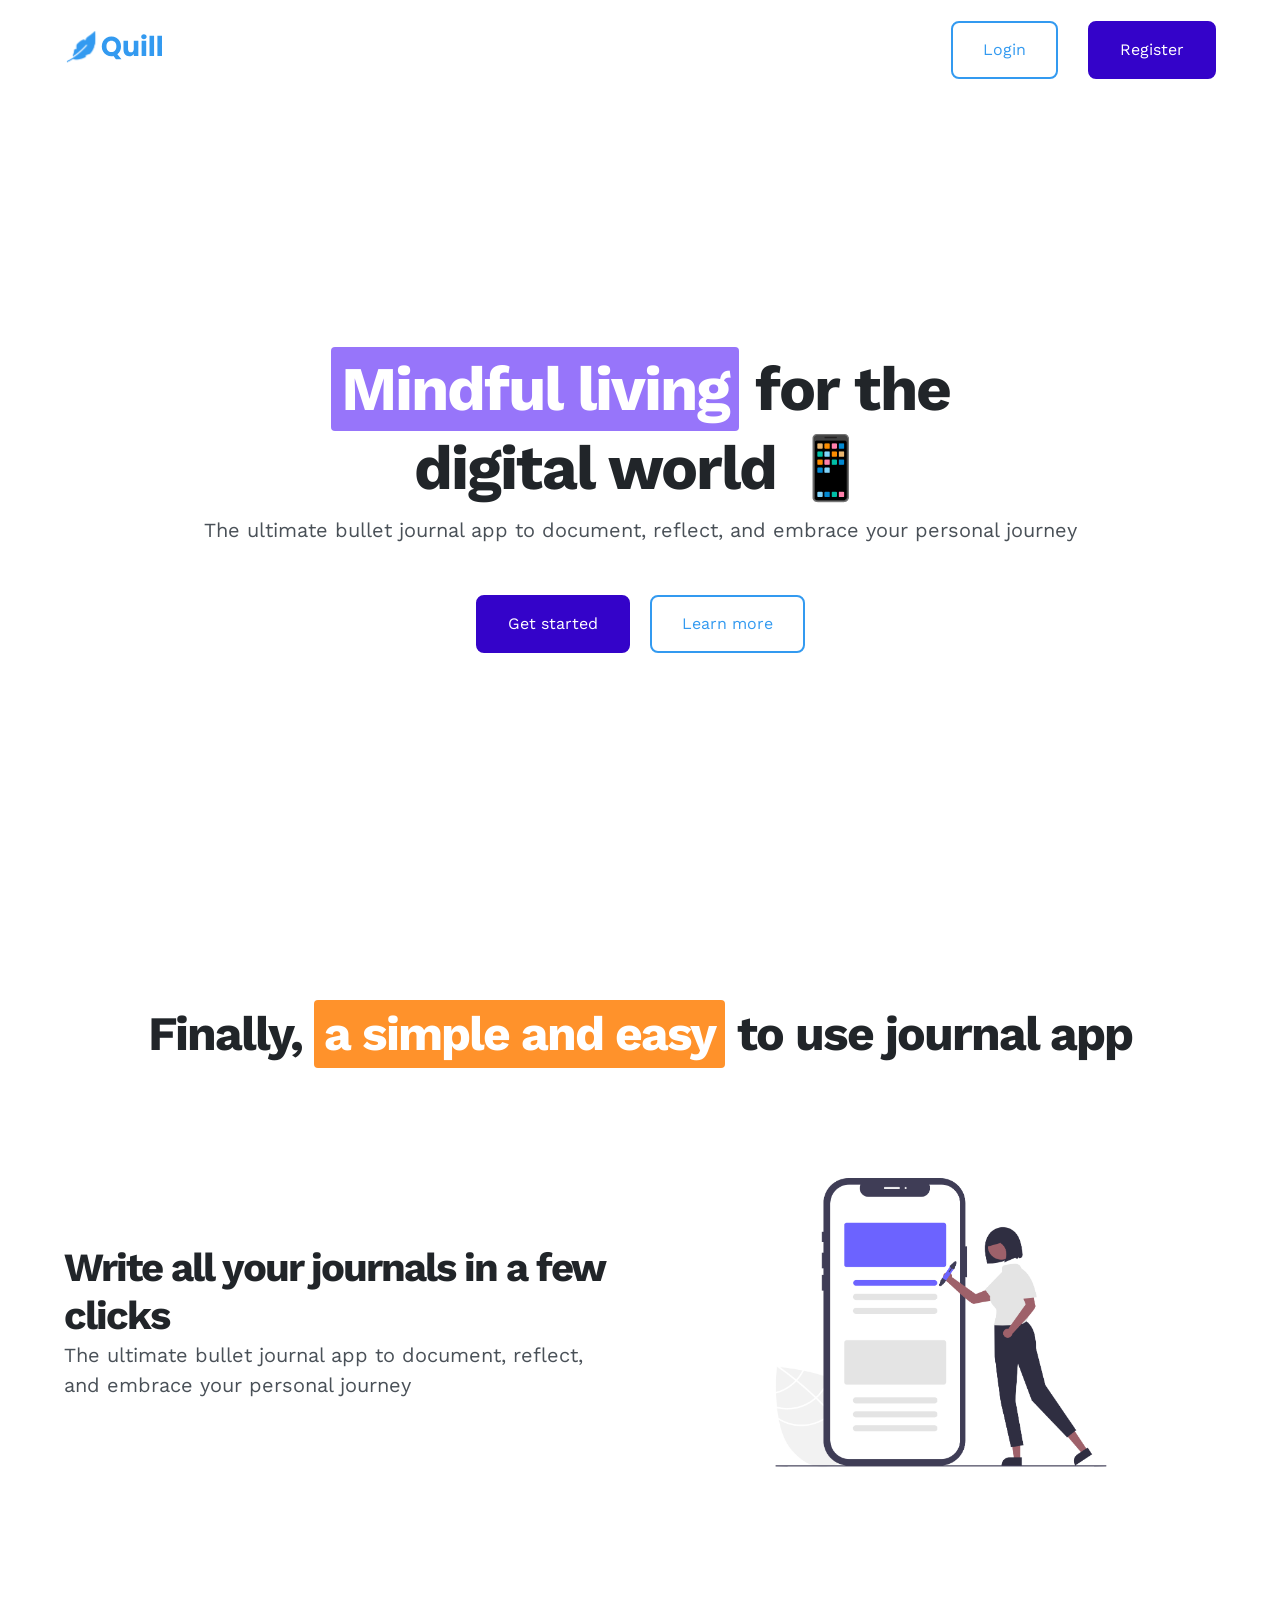
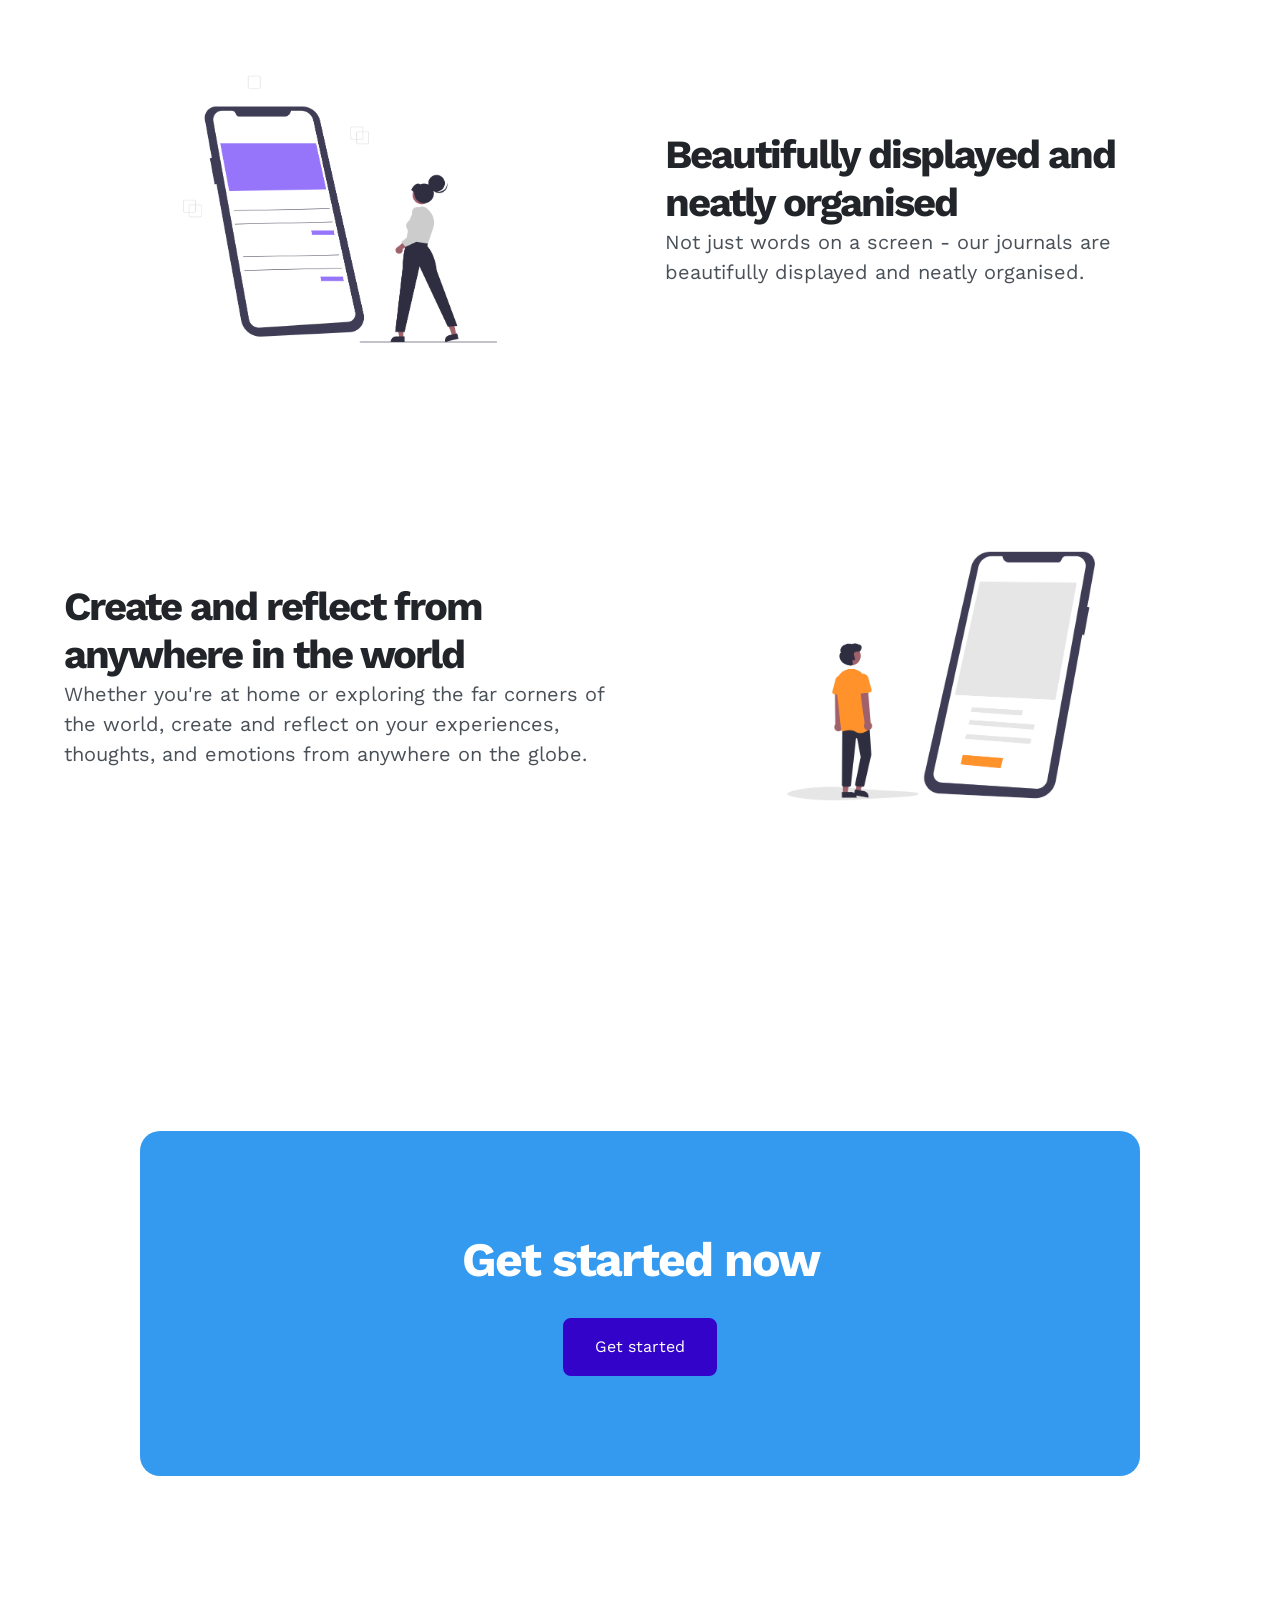
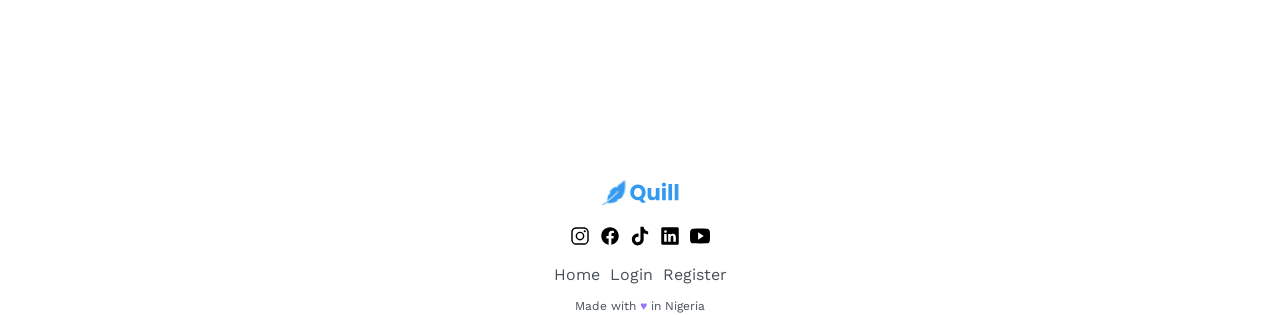
<file: index.html>
<!DOCTYPE html>
<html lang="en">
<head>
    <meta charset="UTF-8">
    <meta name="viewport" content="width=device-width, initial-scale=1.0">
    <link rel="preconnect" href="https://fonts.googleapis.com">
    <link rel="preconnect" href="https://fonts.gstatic.com" crossorigin>
    <link href="https://fonts.googleapis.com/css2?family=Inter:ital,opsz,wght@0,14..32,100..900;1,14..32,100..900&family=Momo+Signature&family=Stack+Sans+Headline:wght@200..700&family=Work+Sans:ital,wght@0,100..900;1,100..900&display=swap" rel="stylesheet">
    <link rel="stylesheet" href="styles.css">
    <link rel="stylesheet" href="queries.css">
    <title>Quill</title>
</head>
<body>
    <div class="container">
        <header>
            <!-- NAVIGATION -->
            <nav class="navbar">
                <a href="index.html"><img class="logo-md" src="images/quill.svg" alt="quill logo"></a>
                <ul class="nav-btn-container">
                    <li><a class="btn btn-primary-outline" href="./login.html" id="login-link">Login</a></li>
                    <li><a class="btn btn-secondary" href="register.html" id="register-link">Register</a></li>
                </ul>
            </nav>
            


            <!-- HERO SECTION -->
            <section class="hero-section">
                <h1 class="hero-heading" id="main-title"><span class="highlight highlight-secondary">Mindful living</span> for the <br class="hero-heading-break"> digital world 📱</h1>
                <p class="hero-paragraph">The ultimate bullet journal app to document, reflect, and embrace your personal journey</p>
                <ul class="hero-btn-container">
                    <li><a class="btn btn-secondary" href="register.html">Get started</a></li>
                    <li><a class="btn btn-primary-outline" href="#features">Learn more</a></li>
                </ul>
            </section>
        </header>
        
        <main>
            <!-- FEATURES SECTION -->
            <section class="feature-section">
                <h2 class="feature-main-heading" id="features">Finally, <span class="highlight highlight-tertiary">a simple and easy</span> to use journal app</h2>
                <div class="features-grid-container">
                    <div>
                        <h3 class="feature-headings">Write all your journals in a few clicks</h3>
                        <p>The ultimate bullet journal app to document, reflect, and embrace your personal journey</p>
                    </div>
                    <img class="feature-img" src="images/feature-1.png" alt="simple online journaling">
                    <div>
                        <h3 class="feature-headings">Beautifully displayed and neatly organised</h3>
                        <p>Not just words on a screen - our journals are beautifully displayed and neatly organised.</p>
                    </div>
                    <img class="feature-img feature-img-swap-order" src="images/features-2.png" alt="beautifully displayed journals">
                    <div>
                        <h3 class="feature-headings">Create and reflect from anywhere in the world</h3>
                        <p>Whether you're at home or exploring the far corners of the world, create and reflect on your experiences, thoughts, and emotions from anywhere on the globe.</p>
                    </div>
                    <img class="feature-img" src="images/features-3.png" alt="create journal anywhere">
                </div>
            </section>
            
            <!-- CTA SECTION -->
            <section class="cta-section">
                <div class="cta-card">
                    <h2 class="cta-heading">Get started now</h2>
                    <a class="btn btn-secondary" href="register.html">Get started</a>
                </div>
            </section>
        </main>

        <!-- FOOTER -->
        <footer class="footer">
            <a href="index.html"><img class="logo-sm" src="images/quill.svg" alt="quill logo"></a>
            <ul class="footer-btn-container">
                <li><a href="https://www.instagram.com/"><img class="social-icons" src="images/instagram.svg" alt="instagram logo"></a></li>
                <li><a href="https://www.facebook.com/"><img class="social-icons" src="images/facebook (1).svg" alt="facebook logo"></a></li>
                <li><a href="https://www.tiktok.com/"><img class="social-icons" src="images/tiktok.svg" alt="tiktok logo"></a></li>
                <li><a href="https://www.linkedin.com/"><img class="social-icons" src="images/linkedin.svg" alt="linkedin logo"></a></li>
                <li><a href="https://www.youtube.com/"><img class="social-icons" src="images/youtube.svg" alt="youtube logo"></a></li>
            </ul>
            <ul class="footer-anchor">
                <li><a href="index.html">Home</a></li>
                <li><a href="login.html">Login</a></li>
                <li><a href="register.html">Register</a></li>
            </ul>
            <p class="small-text">Made with <span class="footer-emoji">♥︎</span> in Nigeria</p> 
        </footer>
    </div>
    
    
</body>

</html>
</file>
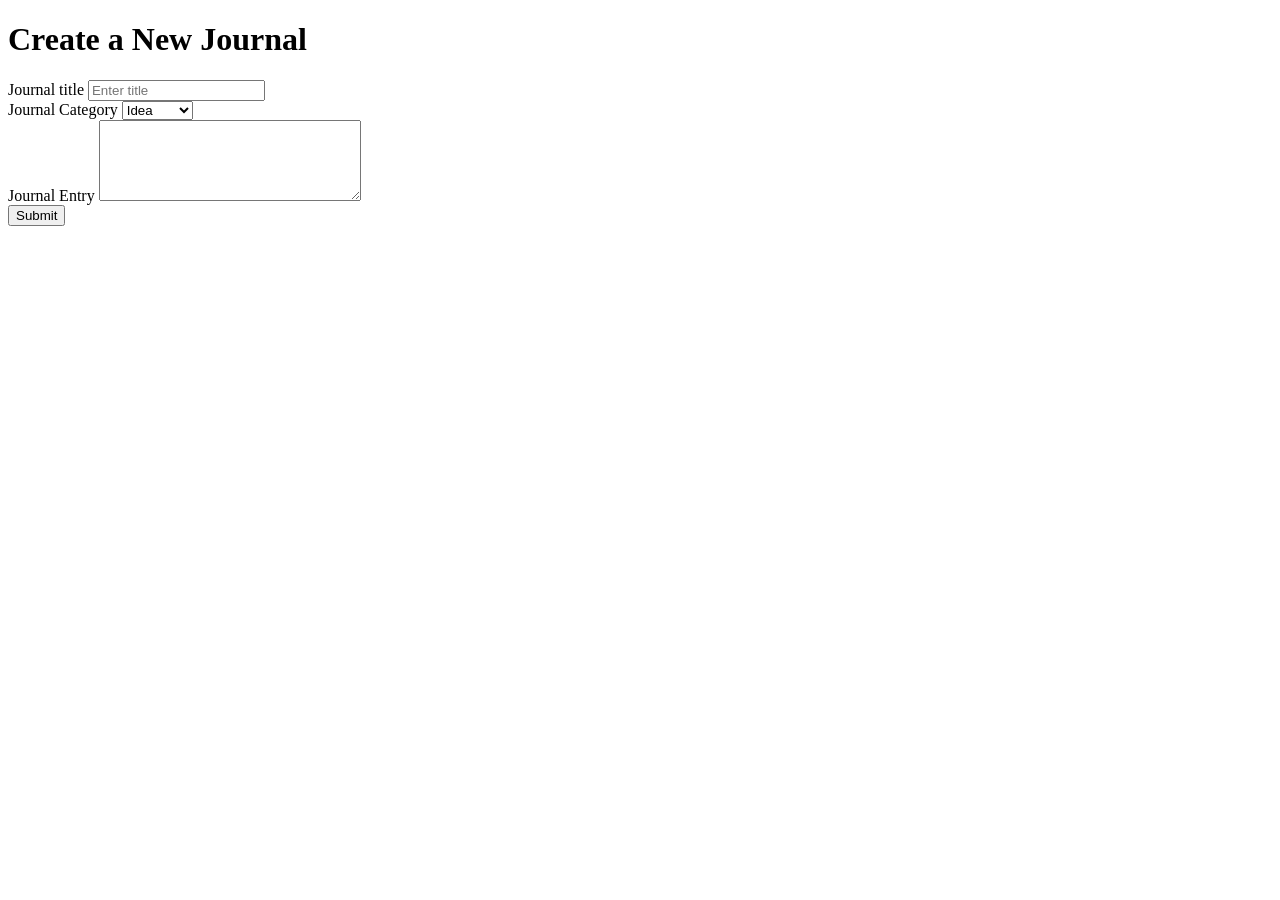
<file: create-journal.html>
<!DOCTYPE html>
<html lang="en">
<head>
    <meta charset="UTF-8">
    <meta name="viewport" content="width=device-width, initial-scale=1.0">
    <title>Create Journal</title>
</head>
<body>
    <h1>Create a New Journal</h1>
    <form action="/api/v1/journals" method="post">
        <label for="main-title">Journal title</label>
        <input id="main-title" type="text" name="title" placeholder="Enter title" minlength="3" required>

        <br>

        <label for="journal-category">Journal Category</label>
        <select id="journal-category" name="category" required>
            <option value="idea">Idea</option>
            <option value="note">Note</option>
            <option value="goal">Goal</option>
            <option value="habit">Habit</option>
            <option value="memory">Memory</option>
            <option value="mood">Mood</option>
            <option value="event">Event</option>
            <option value="task">Task</option>
        </select>
        
        <br>

        <label for="journal-entry">Journal Entry</label>
        <textarea id="journal-entry" name="entry" rows="5" cols="30" minlength="10" required></textarea>

        <br>

        <button type="submit">Submit</button>
    </form>
</body>
</html>
</file>
<file: styles.css>
/* --------------------------- GLOBAL STYLES ---------------------------*/
/* ------- FONTS SIZE ------- */
:root {
    --text-sm: 1.2rem;
    --text-base: 1.6rem;
    --text-paragraph: 2rem;
    --text-h5: 2.4rem;
    --text-h4: 3.2rem;
    --text-h3: 4rem;
    --text-h2: 4.8rem;
    --text-h1: 6.2rem;

    /* FONTS WEIGHT */
    --font-weight-normal: 400;
    --font-weight-bold: 700;

    /* LINE HEIGHT */
    --line-height-tight: 1.2;
    --line-height-normal: 1.5;

    /* LETTER SPACING */
    --letter-spacing-tight: -2px;

    /* FONT FAMILY */
    --font-family: "Work Sans", sans-serif;

    /* COLOURS */
    --primary-base: #339af0;
    --primary-tint: #d0ebff;
    --primary-shade: #1c7ed6;
    --secondary-base: #9775fa;
    --secondary-tint: #e5dbff;
    --secondary-shade: #7048e8;
    --tertiary-base: #ff922b;
    --tertiary-tint: #ffe8cc;
    --tertiary-shade: #f76707;
    --grey-base: #495057;
    --grey-tint: #f1f3f5;
    --grey-shade: #212529;
    --white: #ffffff;
    --black: #000000;

    /* MISCELLANEOUS */
    --nav-height: 100px;
}

* {
    box-sizing: border-box;
    margin: 0;
    padding: 0;
}

html {
    font-size: 62.5%;
}

body {
    font-family: var(--font-family);
    font-weight: var(--font-weight-normal);
    line-height: var(--line-height-normal);
    color: var(--grey-base);
}

.container {
    max-width: 1200px;
    width: 90%;
    margin: 0 auto;
}

h1, h2, h3, h4, h5 {
    font-weight: var(--font-weight-bold);
    line-height: var(--line-height-tight);
    letter-spacing: var(--letter-spacing-tight);
    color: var(--grey-shade);
}

h1 {
    font-size: var(--text-h1);
}

h2 {
    font-size: var(--text-h2);
}

h3 {
    font-size: var(--text-h3);
}

h4 {
    font-size: var(--text-h4);
}

h5 {
    font-size: var(--text-h5);
}

p { 
    font-size: var(--text-paragraph);
}

a {
    text-decoration: none;
    font-size: var(--text-base);
    display: inline-block;
}

a:link, a:visited, a:hover, a:active {
    color: var(--grey-base);
}

ul {
    list-style: none;
}

span {
    display: inline-block;
}

.small-text {
    font-size: var(--text-sm);
}


/* --------------------------- COMPONENTS ---------------------------*/

.btn {
    font-size: var(--text-base);
    text-decoration: none;
    padding: 1.5rem 3rem;
    border-radius: 8px;
}

.btn-primary:link, .btn-primary:visited {
    color: var(--white);
    background-color: var(--primary-base);
    border: 2px solid var(--primary-base);
}

.btn-primary-outline:link, .btn-primary-outline:visited {
    color: var(--primary-base);
    background-color: var(--white);
    border: 2px solid var(--primary-base);
}

.btn-primary-outline:hover, .btn-primary-outline:active {
    color: var(--primary-base);
    background-color: var(--white);
    border: 2px solid var(--primary-base);
}

.btn-secondary:link, .btn-primary:visited {
    color: var(--white);
    background-color: var(--secondary-base);
    border: 2px solid var(--secondary-base);
}

.btn-secondary:hover, .btn-primary:active {
    color: var(--white);
    background-color: var(--secondary-shade);
    border: 2px solid var(--secondary-shade);
}

.btn-primary:hover, .btn-primary:active {
    color: var(--white);
    background-color: var(--primary-base);
    border: 2px solid var(--primary-shade);
}

.btn-secondary:link, .btn-secondary:visited {
    color: #ffffff;
    background-color: #3403c9;
    border: 2px solid #3403c9
}

.btn-secondary:hover, .btn-secondary:active {
    color: #ffffff;
    background-color: #4322a7;
    border: 2px solid #4322a7;
}

.highlight {
    color: var(--white);
    padding: 0.5rem 1rem;
    border-radius: 4px;
}

.highlight-primary {
    background-color: var(--primary-base);
}

.highlight-secondary {
    background-color: var(--secondary-base);
}

.highlight-tertiary {
    background-color: var(--tertiary-base);
}

.logo-md {
    width: 100px;
}

.logo-sm {
    width: 80px;
}

/* --------------------------- SECTIONS ---------------------------*/


/* --------- NAVBAR --------- */

.navbar {
    height: var(--nav-height);
    display: flex;
    justify-content: space-between;
    align-items: center;
}

.nav-btn-container {
    display: flex;
    gap: 3rem;
}

/* --------- HERO SECTIONS --------- */

.hero-section {
    height: calc(100vh - var(--nav-height));
    min-height: 400px;
    margin-bottom: 10rem;
    display: flex;
    flex-direction: column;
    justify-content: center;
    align-items: center;
}

.hero-heading {
    margin-bottom: 1rem;
    text-align: center;
}

.hero-paragraph {
    margin-bottom: 5rem;
    text-align: center;
}

.hero-btn-container {
    display: flex;
    gap: 2rem;
}

/* --------- FEATURE SECTIONS --------- */

.feature-section {
    margin-bottom: 30rem;
}

.feature-main-heading {
    text-align: center;
    margin-bottom: 8rem;
}

.features-grid-container {
    display: grid;
    grid-template-columns: repeat(2, 1fr);
    row-gap: 15rem;
    column-gap: 5rem;
    justify-items: center;
    align-items: center;
}
.feature-img {
    max-width: 400px;
    width: 100%;
}

.feature-img-swap-order {
    grid-row: 2 / 3;
    grid-column: 1 / 2;
}

/* --------- CTA SECTIONS --------- */

.cta-section {
    margin-bottom: 30rem;
    display: flex;
    justify-content: center;
}

.cta-heading{
    margin-bottom: 3rem;
    color: var(--white);
}
.cta-card {
    text-align: center;
    background-color: var(--primary-base);
    max-width: 1000px;
    width: 100%;
    padding: 10rem 20rem;
    border-radius: 20px;
}
/* --------- FOOTER --------- */

.footer {
    align-items: center;
    display: flex;
    flex-direction: column;
    gap: 1rem;
}

.footer-btn-container {
    display: flex;
    gap: 1rem;
}

.footer-anchor {
    display: flex;
    gap: 1rem
}

.social-icons {
    width: 20px;
}

.footer-emoji {
    color: var(--secondary-base);
}
</file>
<file: queries.css>
/* LG - SMALL LAPTOPS: 1024px - 1280px */

@media (max-width: 72rem) {
    /* 1150px / 16px = 72rem */
    /* 72rem x 16px = 1152px */

    html {
        font-size: 56.25%;
        /* 9px / 16px = 56.25% */
    }

    .features-grid-container {
        column-gap: 2rem;
    }

    .cta-section {
        margin-bottom: 20rem;
    }
}

/* MD - TABLETS: 768px - 1024px */

@media (max-width: 51rem) {
    /* 815px / 16px = 51rem */
    /* 51rem x 16px = 816px */

    html {
        font-size: 50%;
        /* 8px / 16px = 50% */
    }
}   

/* SM - PHONE LANDSCAPE: 576px - 768px */

@media (max-width: 43rem) {
    /* 680px / 16px = 43rem */
    /* 43rem x 16px = 688px */

    html {
        font-size: 43.75%;
        /* 7px / 16px = 43.75% */
    }

    .cta-card {
        padding: 8rem 16rem;
    }

    .features-section {
        margin-bottom: 20rem;
    }

    .features-grid-container {
        row-gap: 5rem;
        column-gap: 0.5rem;
    }
}   

/* XS - PHONE PORTRAINT:  < 576px */

@media (max-width: 34rem) {
    /* 530px / 16px = 34rem */
    /* 34rem x 16px = 544px */

    html {
        font-size: 37.5%;
        /* 6px / 16px = 37.5% */
    }

    .hero-heading-break {
        display: none;
    }

    .hero-section {
        height: auto;
    }

    .features-grid-container {
        grid-template-columns: 1fr;
    }

    .feature-img-swap-order {
        grid-row: auto;
        grid-column: auto; 
    }

    .cta-card {
        padding: 8rem 6rem;
    }
}
</file>
